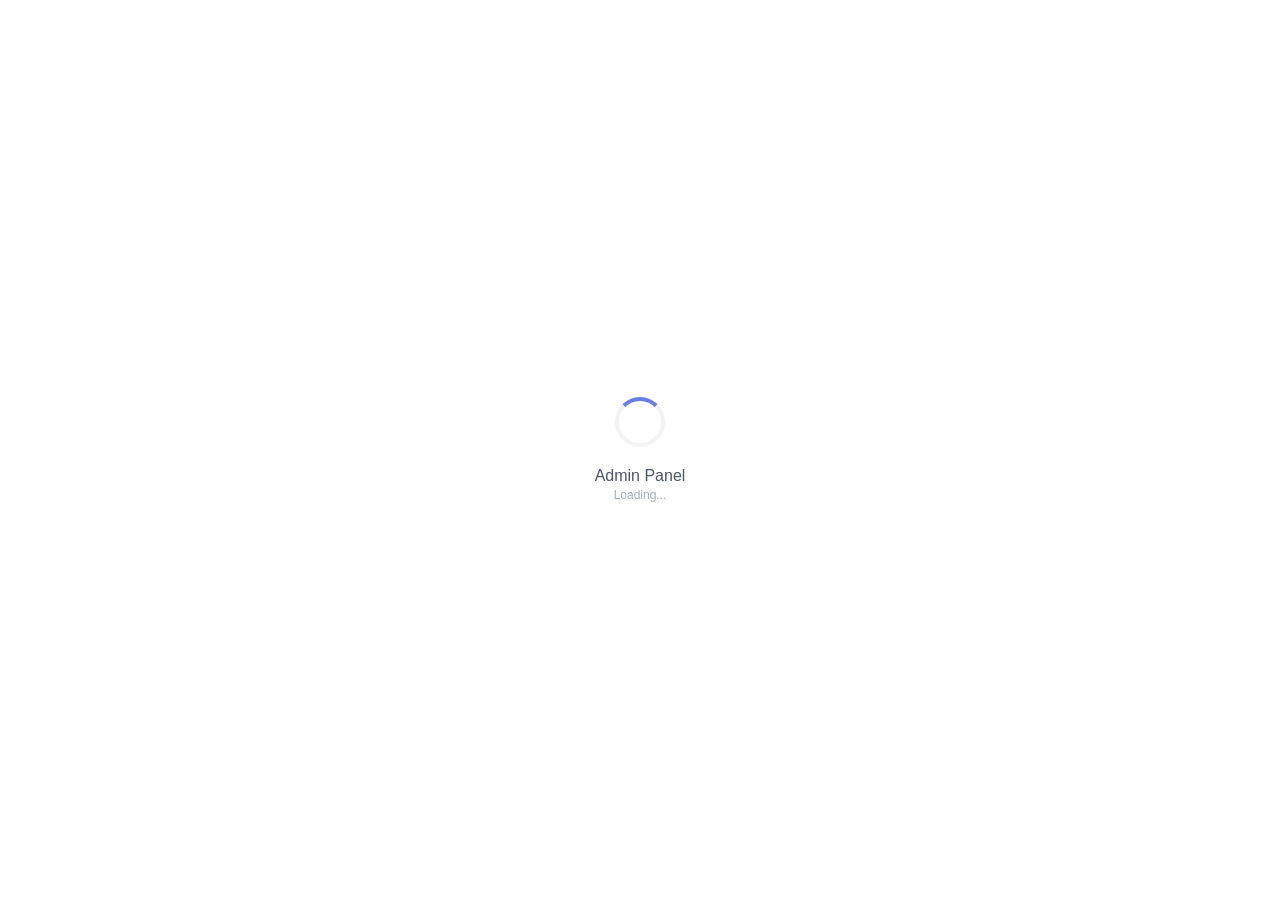
<file: index.html>
<!DOCTYPE html>
<html lang="en">
<head>
  <meta charset="UTF-8">
  <meta name="viewport" content="width=device-width, initial-scale=1.0">
  <title>Admin Panel - Cadbury Dairy Milk</title>
  <link rel="stylesheet" href="https://cdnjs.cloudflare.com/ajax/libs/font-awesome/6.0.0/css/all.min.css">
  <style>
    * {
      margin: 0;
      padding: 0;
      box-sizing: border-box;
      font-family: 'Inter', -apple-system, BlinkMacSystemFont, 'Segoe UI', sans-serif;
    }

    body {
      background: #f5f7fb;
    }

    .admin-container {
      display: flex;
      min-height: 100vh;
    }

    /* Sidebar */
    .admin-sidebar {
      width: 280px;
      background: linear-gradient(180deg, #1a1f2b 0%, #2d2f3b 100%);
      color: #fff;
      position: fixed;
      height: 100vh;
      overflow-y: auto;
    }

    .sidebar-header {
      padding: 30px 20px;
      border-bottom: 1px solid rgba(255,255,255,0.1);
    }

    .sidebar-header .logo {
      display: flex;
      align-items: center;
      gap: 10px;
      font-size: 22px;
      font-weight: 600;
    }

    .sidebar-header .logo i {
      color: #667eea;
      font-size: 28px;
    }

    /* Admin Profile */
    .admin-profile {
      padding: 20px;
      text-align: center;
      border-bottom: 1px solid rgba(255,255,255,0.1);
    }

    .admin-avatar {
      width: 80px;
      height: 80px;
      background: linear-gradient(135deg, #667eea, #764ba2);
      border-radius: 50%;
      margin: 0 auto 15px;
      display: flex;
      align-items: center;
      justify-content: center;
      border: 3px solid rgba(255,255,255,0.2);
    }

    .admin-avatar i {
      font-size: 40px;
      color: white;
    }

    .admin-profile h4 {
      font-size: 16px;
      margin-bottom: 5px;
      color: white;
    }

    .admin-profile p {
      font-size: 12px;
      opacity: 0.7;
      margin-bottom: 10px;
      color: rgba(255,255,255,0.8);
    }

    .admin-badge {
      background: rgba(255,255,255,0.1);
      padding: 4px 12px;
      border-radius: 20px;
      font-size: 11px;
      color: #667eea;
      background: rgba(102, 126, 234, 0.2);
      display: inline-block;
    }

    /* Navigation Menu */
    .admin-nav {
      padding: 20px 0;
    }

    .nav-section {
      margin-bottom: 20px;
    }

    .nav-section-title {
      padding: 0 20px;
      font-size: 11px;
      text-transform: uppercase;
      letter-spacing: 1px;
      color: rgba(255,255,255,0.4);
      margin-bottom: 10px;
    }

    .nav-item {
      display: flex;
      align-items: center;
      padding: 12px 20px;
      color: rgba(255,255,255,0.7);
      text-decoration: none;
      transition: all 0.3s ease;
      margin: 2px 10px;
      border-radius: 10px;
      position: relative;
    }

    .nav-item i {
      width: 24px;
      font-size: 18px;
      margin-right: 12px;
    }

    .nav-item span {
      flex: 1;
      font-size: 14px;
    }

    .nav-item .badge {
      background: #f56565;
      color: white;
      padding: 2px 6px;
      border-radius: 10px;
      font-size: 10px;
      font-weight: 600;
    }

    .nav-item:hover {
      background: rgba(255,255,255,0.1);
      color: white;
    }

    .nav-item.active {
      background: linear-gradient(90deg, #667eea, #764ba2);
      color: white;
      box-shadow: 0 4px 15px rgba(102, 126, 234, 0.4);
    }

    /* Main Content */
    .admin-main {
      flex: 1;
      margin-left: 280px;
      padding: 30px;
    }

    /* Top Header */
    .admin-header {
      background: white;
      border-radius: 15px;
      padding: 20px 30px;
      margin-bottom: 30px;
      display: flex;
      align-items: center;
      justify-content: space-between;
      box-shadow: 0 2px 10px rgba(0,0,0,0.05);
    }

    .header-search {
      display: flex;
      align-items: center;
      background: #f5f7fb;
      border-radius: 10px;
      padding: 10px 20px;
      width: 300px;
    }

    .header-search i {
      color: #a0aec0;
      margin-right: 10px;
    }

    .header-search input {
      border: none;
      background: none;
      outline: none;
      width: 100%;
      font-size: 14px;
    }

    .header-search input::placeholder {
      color: #a0aec0;
    }

    .header-actions {
      display: flex;
      align-items: center;
      gap: 25px;
    }

    .notification-icon {
      position: relative;
      cursor: pointer;
    }

    .notification-icon i {
      font-size: 20px;
      color: #4a5568;
    }

    .notification-badge {
      position: absolute;
      top: -8px;
      right: -8px;
      background: #f56565;
      color: white;
      font-size: 10px;
      padding: 2px 5px;
      border-radius: 10px;
      min-width: 18px;
      text-align: center;
    }

    .admin-user {
      display: flex;
      align-items: center;
      gap: 10px;
      cursor: pointer;
      padding: 5px 10px;
      border-radius: 10px;
      transition: all 0.3s ease;
    }

    .admin-user:hover {
      background: #f5f7fb;
    }

    .user-avatar {
      width: 40px;
      height: 40px;
      background: linear-gradient(135deg, #667eea, #764ba2);
      border-radius: 50%;
      display: flex;
      align-items: center;
      justify-content: center;
      color: white;
      font-weight: 600;
      font-size: 16px;
    }

    .user-info h4 {
      font-size: 14px;
      color: #2d3748;
    }

    .user-info p {
      font-size: 12px;
      color: #718096;
    }

    /* Loading State */
    .loading-screen {
      position: fixed;
      top: 0;
      left: 0;
      right: 0;
      bottom: 0;
      background: white;
      display: flex;
      align-items: center;
      justify-content: center;
      z-index: 9999;
    }

    .loading-content {
      text-align: center;
    }

    .loading-spinner {
      width: 50px;
      height: 50px;
      border: 4px solid #f3f3f3;
      border-top: 4px solid #667eea;
      border-radius: 50%;
      animation: spin 1s linear infinite;
      margin: 0 auto 20px;
    }

    @keyframes spin {
      0% { transform: rotate(0deg); }
      100% { transform: rotate(360deg); }
    }

    .loading-content p {
      color: #4a5568;
      font-size: 16px;
    }

    .loading-content small {
      color: #a0aec0;
      font-size: 12px;
    }

    /* Quick Actions */
    .quick-actions {
      display: grid;
      grid-template-columns: repeat(4, 1fr);
      gap: 20px;
      margin-bottom: 30px;
    }

    .quick-action-card {
      background: white;
      border-radius: 12px;
      padding: 20px;
      display: flex;
      align-items: center;
      gap: 15px;
      cursor: pointer;
      transition: all 0.3s ease;
      border: 1px solid #e2e8f0;
    }

    .quick-action-card:hover {
      transform: translateY(-3px);
      box-shadow: 0 8px 15px rgba(0,0,0,0.1);
      border-color: #667eea;
    }

    .quick-action-icon {
      width: 50px;
      height: 50px;
      background: linear-gradient(135deg, #667eea, #764ba2);
      border-radius: 12px;
      display: flex;
      align-items: center;
      justify-content: center;
    }

    .quick-action-icon i {
      font-size: 24px;
      color: white;
    }

    .quick-action-info h4 {
      font-size: 14px;
      color: #2d3748;
      margin-bottom: 5px;
    }

    .quick-action-info p {
      font-size: 12px;
      color: #718096;
    }

    /* Stats Grid */
    .stats-grid {
      display: grid;
      grid-template-columns: repeat(4, 1fr);
      gap: 20px;
      margin-bottom: 30px;
    }

    .stat-card {
      background: white;
      border-radius: 12px;
      padding: 20px;
      box-shadow: 0 2px 10px rgba(0,0,0,0.05);
    }

    .stat-header {
      display: flex;
      align-items: center;
      justify-content: space-between;
      margin-bottom: 10px;
    }

    .stat-header h3 {
      font-size: 14px;
      color: #718096;
      font-weight: 500;
    }

    .stat-header i {
      font-size: 20px;
      color: #667eea;
    }

    .stat-value {
      font-size: 28px;
      font-weight: 700;
      color: #2d3748;
      margin-bottom: 5px;
    }

    .stat-change {
      font-size: 12px;
      color: #48bb78;
      display: flex;
      align-items: center;
      gap: 5px;
    }

    /* Responsive */
    @media (max-width: 1024px) {
      .admin-sidebar {
        width: 80px;
      }
      
      .sidebar-header .logo span,
      .admin-profile h4,
      .admin-profile p,
      .admin-badge,
      .nav-item span,
      .nav-section-title {
        display: none;
      }
      
      .nav-item {
        justify-content: center;
        padding: 15px;
      }
      
      .nav-item i {
        margin-right: 0;
      }
      
      .admin-main {
        margin-left: 80px;
      }
      
      .quick-actions {
        grid-template-columns: repeat(2, 1fr);
      }
      
      .stats-grid {
        grid-template-columns: repeat(2, 1fr);
      }
    }

    @media (max-width: 768px) {
      .admin-header {
        flex-direction: column;
        gap: 15px;
      }
      
      .header-search {
        width: 100%;
      }
      
      .quick-actions {
        grid-template-columns: 1fr;
      }
      
      .stats-grid {
        grid-template-columns: 1fr;
      }
    }
  </style>
</head>
<body>
  <!-- Loading Screen -->
  <div id="loadingScreen" class="loading-screen">
    <div class="loading-content">
      <div class="loading-spinner"></div>
      <p>Admin Panel</p>
      <small>Loading...</small>
    </div>
  </div>

  <div class="admin-container" style="display: none;" id="adminContainer">
    <!-- Sidebar -->
    <div class="admin-sidebar">
      <div class="sidebar-header">
        <div class="logo">
          <i class="fas fa-crown"></i>
          <span>Admin Panel</span>
        </div>
      </div>
      
      <div class="admin-profile">
        <div class="admin-avatar" id="adminAvatar">
          <i class="fas fa-user-shield"></i>
        </div>
        <h4 id="adminName">Super Administrator</h4>
        <p id="adminRole">Full Access</p>
        <span class="admin-badge" id="adminBadge">Active</span>
      </div>
      
      <div class="admin-nav">
        <!-- Main Section -->
        <div class="nav-section">
          <div class="nav-section-title">Main</div>
          <a href="index.html" class="nav-item active">
            <i class="fas fa-chart-pie"></i>
            <span>Dashboard</span>
          </a>
          <a href="users.html" class="nav-item">
            <i class="fas fa-users"></i>
            <span>User Management</span>
            <span class="badge" id="userBadge">12</span>
          </a>
          <a href="investments.html" class="nav-item">
            <i class="fas fa-chart-line"></i>
            <span>Investments</span>
          </a>
          <a href="transactions.html" class="nav-item">
            <i class="fas fa-exchange-alt"></i>
            <span>Transactions</span>
          </a>
        </div>
        
        <!-- Management Section -->
        <div class="nav-section">
          <div class="nav-section-title">Management</div>
          <a href="products.html" class="nav-item">
            <i class="fas fa-box"></i>
            <span>Products</span>
          </a>
          <a href="referrals.html" class="nav-item">
            <i class="fas fa-sitemap"></i>
            <span>Referrals</span>
          </a>
          <a href="checkin.html" class="nav-item">
            <i class="fas fa-calendar-check"></i>
            <span>Check-In</span>
          </a>
          <a href="notifications.html" class="nav-item">
            <i class="fas fa-bell"></i>
            <span>Notifications</span>
            <span class="badge">3</span>
          </a>
        </div>
        
        <!-- System Section -->
        <div class="nav-section">
          <div class="nav-section-title">System</div>
          <a href="security.html" class="nav-item">
            <i class="fas fa-shield-alt"></i>
            <span>Security</span>
          </a>
          <a href="roles.html" class="nav-item">
            <i class="fas fa-user-tag"></i>
            <span>Roles & Permissions</span>
          </a>
          <a href="settings.html" class="nav-item">
            <i class="fas fa-cog"></i>
            <span>System Settings</span>
          </a>
        </div>
      </div>
    </div>

    <!-- Main Content -->
    <div class="admin-main">
      <!-- Top Header -->
      <div class="admin-header">
        <div class="header-search">
          <i class="fas fa-search"></i>
          <input type="text" placeholder="Search anything...">
        </div>
        
        <div class="header-actions">
          <div class="notification-icon">
            <i class="fas fa-bell"></i>
            <span class="notification-badge">5</span>
          </div>
          
          <div class="admin-user" onclick="toggleUserMenu()">
            <div class="user-avatar" id="headerAvatar">AD</div>
            <div class="user-info">
              <h4 id="headerName">Admin User</h4>
              <p id="headerRole">Super Admin</p>
            </div>
            <i class="fas fa-chevron-down"></i>
          </div>
        </div>
      </div>

      <!-- Quick Actions -->
      <div class="quick-actions">
        <div class="quick-action-card" onclick="location.href='users.html?action=add'">
          <div class="quick-action-icon">
            <i class="fas fa-user-plus"></i>
          </div>
          <div class="quick-action-info">
            <h4>+ Add New User</h4>
            <p>Create user account</p>
          </div>
        </div>
        
        <div class="quick-action-card" onclick="location.href='products.html?action=add'">
          <div class="quick-action-icon">
            <i class="fas fa-plus-circle"></i>
          </div>
          <div class="quick-action-info">
            <h4>Add Product</h4>
            <p>Create new product</p>
          </div>
        </div>
        
        <div class="quick-action-card" onclick="processDailyProfits()">
          <div class="quick-action-icon">
            <i class="fas fa-coins"></i>
          </div>
          <div class="quick-action-info">
            <h4>Process Profits</h4>
            <p>Run daily earnings</p>
          </div>
        </div>
        
        <div class="quick-action-card" onclick="exportReport()">
          <div class="quick-action-icon">
            <i class="fas fa-file-export"></i>
          </div>
          <div class="quick-action-info">
            <h4>Export Report</h4>
            <p>Download analytics</p>
          </div>
        </div>
      </div>

      <!-- Stats Grid -->
      <div class="stats-grid">
        <div class="stat-card">
          <div class="stat-header">
            <h3>Total Users</h3>
            <i class="fas fa-users"></i>
          </div>
          <div class="stat-value" id="totalUsers">1,234</div>
          <div class="stat-change">
            <i class="fas fa-arrow-up"></i>
            <span>+12 today</span>
          </div>
        </div>
        
        <div class="stat-card">
          <div class="stat-header">
            <h3>Active Investments</h3>
            <i class="fas fa-chart-line"></i>
          </div>
          <div class="stat-value" id="activeInvestments">856</div>
          <div class="stat-change">
            <i class="fas fa-arrow-up"></i>
            <span>+8 today</span>
          </div>
        </div>
        
        <div class="stat-card">
          <div class="stat-header">
            <h3>Total Volume</h3>
            <i class="fas fa-rupee-sign"></i>
          </div>
          <div class="stat-value" id="totalVolume">₹45.2L</div>
          <div class="stat-change">
            <i class="fas fa-arrow-up"></i>
            <span>+5.2%</span>
          </div>
        </div>
        
        <div class="stat-card">
          <div class="stat-header">
            <h3>Pending Approvals</h3>
            <i class="fas fa-clock"></i>
          </div>
          <div class="stat-value" id="pendingApprovals">23</div>
          <div class="stat-change">
            <i class="fas fa-exclamation-circle"></i>
            <span>Requires action</span>
          </div>
        </div>
      </div>

      <!-- Recent Activity Section -->
      <div style="background: white; border-radius: 12px; padding: 20px; margin-top: 30px;">
        <h3 style="color: #2d3748; margin-bottom: 20px;">Recent Activity</h3>
        <div id="recentActivity">
          <!-- Activity will be loaded here -->
          <p style="color: #718096; text-align: center;">Loading activities...</p>
        </div>
      </div>
    </div>
  </div>

  <script>
    // Simulate loading
    window.addEventListener('load', function() {
      setTimeout(function() {
        document.getElementById('loadingScreen').style.display = 'none';
        document.getElementById('adminContainer').style.display = 'flex';
        
        // Load admin data from session/localStorage
        loadAdminData();
        loadStats();
        loadRecentActivity();
      }, 1500);
    });

    function loadAdminData() {
      // Try to get from session storage first
      let adminData = sessionStorage.getItem('adminData');
      
      if (!adminData) {
        // Mock data for demo
        adminData = {
          name: 'Super Administrator',
          role: 'Full Access',
          email: 'admin@cadbury.com',
          initials: 'AD'
        };
      } else {
        adminData = JSON.parse(adminData);
      }

      // Update UI with admin data
      document.getElementById('adminName').textContent = adminData.name || 'Super Administrator';
      document.getElementById('adminRole').textContent = adminData.role || 'Full Access';
      document.getElementById('headerName').textContent = adminData.name || 'Admin User';
      document.getElementById('headerRole').textContent = adminData.role || 'Super Admin';
      
      // Set avatar initials
      const name = adminData.name || 'Admin User';
      const initials = name.split(' ').map(n => n[0]).join('').substring(0, 2).toUpperCase();
      document.getElementById('headerAvatar').textContent = initials;
    }

    function loadStats() {
      // Mock stats update
      document.getElementById('totalUsers').textContent = '1,234';
      document.getElementById('activeInvestments').textContent = '856';
      document.getElementById('totalVolume').textContent = '₹45.2L';
      document.getElementById('pendingApprovals').textContent = '23';
      document.getElementById('userBadge').textContent = '12';
    }

    function loadRecentActivity() {
      const activities = [
        { user: 'John Doe', action: 'Made an investment', time: '2 minutes ago', amount: '₹5,000' },
        { user: 'Jane Smith', action: 'Requested withdrawal', time: '15 minutes ago', amount: '₹2,500' },
        { user: 'Mike Johnson', action: 'Completed check-in', time: '1 hour ago', amount: '₹10' },
        { user: 'Sarah Williams', action: 'Referred a friend', time: '3 hours ago', amount: '₹500' },
        { user: 'Robert Brown', action: 'Made an investment', time: '5 hours ago', amount: '₹10,000' }
      ];

      let html = '';
      activities.forEach(activity => {
        html += `
          <div style="display: flex; align-items: center; justify-content: space-between; padding: 12px; border-bottom: 1px solid #e2e8f0;">
            <div style="display: flex; align-items: center; gap: 12px;">
              <div style="width: 40px; height: 40px; background: #f5f7fb; border-radius: 50%; display: flex; align-items: center; justify-content: center;">
                <i class="fas fa-user" style="color: #667eea;"></i>
              </div>
              <div>
                <h4 style="font-size: 14px; color: #2d3748;">${activity.user}</h4>
                <p style="font-size: 12px; color: #718096;">${activity.action}</p>
              </div>
            </div>
            <div style="text-align: right;">
              <p style="font-size: 14px; font-weight: 600; color: #2d3748;">${activity.amount}</p>
              <p style="font-size: 11px; color: #a0aec0;">${activity.time}</p>
            </div>
          </div>
        `;
      });

      document.getElementById('recentActivity').innerHTML = html;
    }

    function toggleUserMenu() {
      // Implement user menu dropdown
      console.log('Toggle user menu');
    }

    function processDailyProfits() {
      if (confirm('Process daily profits for all active investments?')) {
        alert('Processing daily profits... This may take a few moments.');
        // Add your profit processing logic here
      }
    }

    function exportReport() {
      alert('Generating report... The download will start shortly.');
      // Add your export logic here
    }

    // Check authentication (if implemented)
    function checkAuth() {
      const isAuthenticated = sessionStorage.getItem('adminAuthenticated');
      if (!isAuthenticated && window.location.pathname.includes('admin') && !window.location.pathname.includes('login')) {
        window.location.href = 'login.html';
      }
    }
    
    // Uncomment if you have login system
    // checkAuth();
  </script>
</body>
</html>
</file>
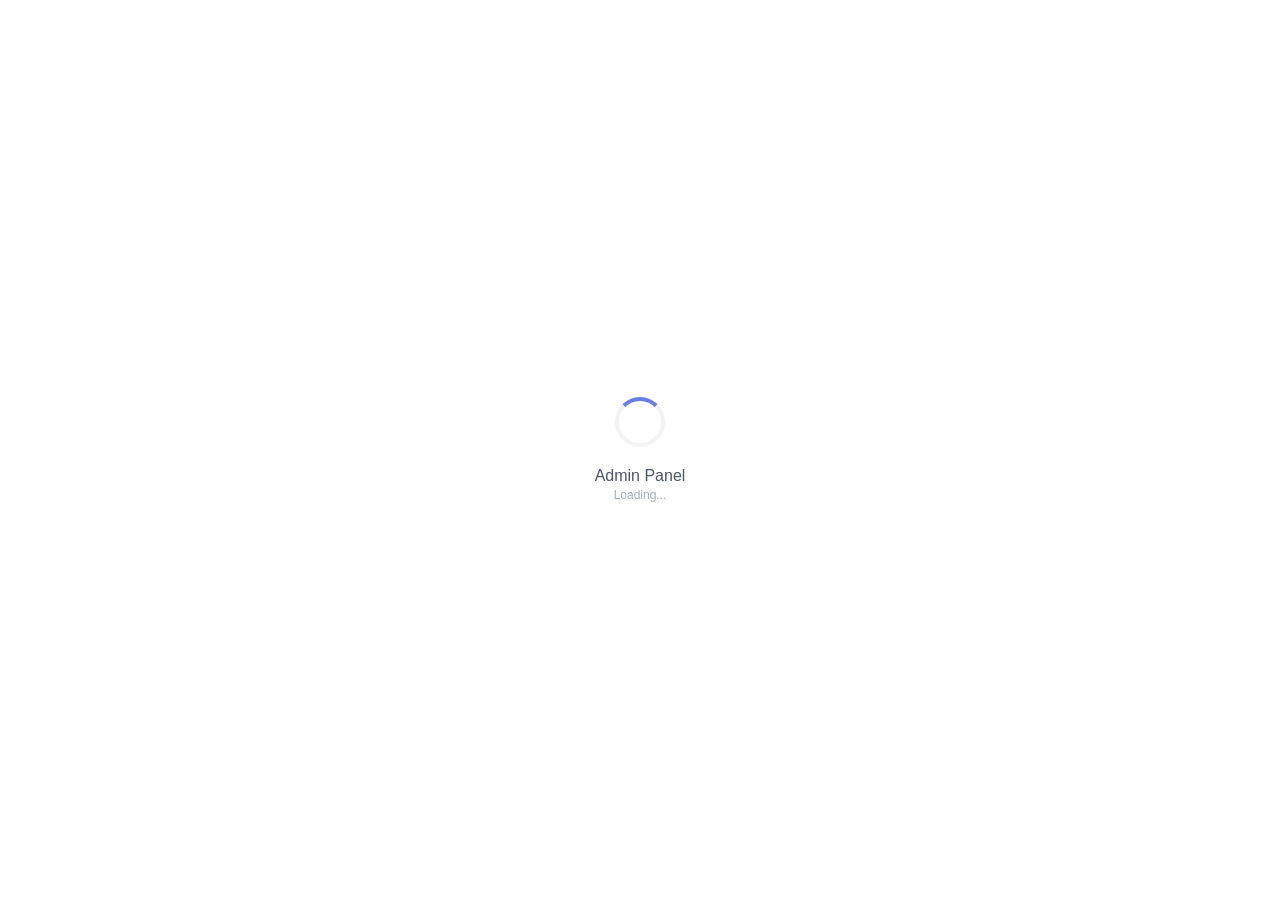
<file: index (1).html>
<!DOCTYPE html>
<html lang="en">
<head>
  <meta charset="UTF-8">
  <meta name="viewport" content="width=device-width, initial-scale=1.0">
  <title>Admin Panel - Cadbury Dairy Milk</title>
  <link rel="stylesheet" href="https://cdnjs.cloudflare.com/ajax/libs/font-awesome/6.0.0/css/all.min.css">
  <style>
    * {
      margin: 0;
      padding: 0;
      box-sizing: border-box;
      font-family: 'Inter', -apple-system, BlinkMacSystemFont, 'Segoe UI', sans-serif;
    }

    body {
      background: #f5f7fb;
    }

    .admin-container {
      display: flex;
      min-height: 100vh;
    }

    /* Sidebar */
    .admin-sidebar {
      width: 280px;
      background: linear-gradient(180deg, #1a1f2b 0%, #2d2f3b 100%);
      color: #fff;
      position: fixed;
      height: 100vh;
      overflow-y: auto;
    }

    .sidebar-header {
      padding: 30px 20px;
      border-bottom: 1px solid rgba(255,255,255,0.1);
    }

    .sidebar-header .logo {
      display: flex;
      align-items: center;
      gap: 10px;
      font-size: 22px;
      font-weight: 600;
    }

    .sidebar-header .logo i {
      color: #667eea;
      font-size: 28px;
    }

    /* Admin Profile */
    .admin-profile {
      padding: 20px;
      text-align: center;
      border-bottom: 1px solid rgba(255,255,255,0.1);
    }

    .admin-avatar {
      width: 80px;
      height: 80px;
      background: linear-gradient(135deg, #667eea, #764ba2);
      border-radius: 50%;
      margin: 0 auto 15px;
      display: flex;
      align-items: center;
      justify-content: center;
      border: 3px solid rgba(255,255,255,0.2);
    }

    .admin-avatar i {
      font-size: 40px;
      color: white;
    }

    .admin-profile h4 {
      font-size: 16px;
      margin-bottom: 5px;
      color: white;
    }

    .admin-profile p {
      font-size: 12px;
      opacity: 0.7;
      margin-bottom: 10px;
      color: rgba(255,255,255,0.8);
    }

    .admin-badge {
      background: rgba(255,255,255,0.1);
      padding: 4px 12px;
      border-radius: 20px;
      font-size: 11px;
      color: #667eea;
      background: rgba(102, 126, 234, 0.2);
      display: inline-block;
    }

    /* Navigation Menu */
    .admin-nav {
      padding: 20px 0;
    }

    .nav-section {
      margin-bottom: 20px;
    }

    .nav-section-title {
      padding: 0 20px;
      font-size: 11px;
      text-transform: uppercase;
      letter-spacing: 1px;
      color: rgba(255,255,255,0.4);
      margin-bottom: 10px;
    }

    .nav-item {
      display: flex;
      align-items: center;
      padding: 12px 20px;
      color: rgba(255,255,255,0.7);
      text-decoration: none;
      transition: all 0.3s ease;
      margin: 2px 10px;
      border-radius: 10px;
      position: relative;
    }

    .nav-item i {
      width: 24px;
      font-size: 18px;
      margin-right: 12px;
    }

    .nav-item span {
      flex: 1;
      font-size: 14px;
    }

    .nav-item .badge {
      background: #f56565;
      color: white;
      padding: 2px 6px;
      border-radius: 10px;
      font-size: 10px;
      font-weight: 600;
    }

    .nav-item:hover {
      background: rgba(255,255,255,0.1);
      color: white;
    }

    .nav-item.active {
      background: linear-gradient(90deg, #667eea, #764ba2);
      color: white;
      box-shadow: 0 4px 15px rgba(102, 126, 234, 0.4);
    }

    /* Main Content */
    .admin-main {
      flex: 1;
      margin-left: 280px;
      padding: 30px;
    }

    /* Top Header */
    .admin-header {
      background: white;
      border-radius: 15px;
      padding: 20px 30px;
      margin-bottom: 30px;
      display: flex;
      align-items: center;
      justify-content: space-between;
      box-shadow: 0 2px 10px rgba(0,0,0,0.05);
    }

    .header-search {
      display: flex;
      align-items: center;
      background: #f5f7fb;
      border-radius: 10px;
      padding: 10px 20px;
      width: 300px;
    }

    .header-search i {
      color: #a0aec0;
      margin-right: 10px;
    }

    .header-search input {
      border: none;
      background: none;
      outline: none;
      width: 100%;
      font-size: 14px;
    }

    .header-search input::placeholder {
      color: #a0aec0;
    }

    .header-actions {
      display: flex;
      align-items: center;
      gap: 25px;
    }

    .notification-icon {
      position: relative;
      cursor: pointer;
    }

    .notification-icon i {
      font-size: 20px;
      color: #4a5568;
    }

    .notification-badge {
      position: absolute;
      top: -8px;
      right: -8px;
      background: #f56565;
      color: white;
      font-size: 10px;
      padding: 2px 5px;
      border-radius: 10px;
      min-width: 18px;
      text-align: center;
    }

    .admin-user {
      display: flex;
      align-items: center;
      gap: 10px;
      cursor: pointer;
      padding: 5px 10px;
      border-radius: 10px;
      transition: all 0.3s ease;
    }

    .admin-user:hover {
      background: #f5f7fb;
    }

    .user-avatar {
      width: 40px;
      height: 40px;
      background: linear-gradient(135deg, #667eea, #764ba2);
      border-radius: 50%;
      display: flex;
      align-items: center;
      justify-content: center;
      color: white;
      font-weight: 600;
      font-size: 16px;
    }

    .user-info h4 {
      font-size: 14px;
      color: #2d3748;
    }

    .user-info p {
      font-size: 12px;
      color: #718096;
    }

    /* Loading State */
    .loading-screen {
      position: fixed;
      top: 0;
      left: 0;
      right: 0;
      bottom: 0;
      background: white;
      display: flex;
      align-items: center;
      justify-content: center;
      z-index: 9999;
    }

    .loading-content {
      text-align: center;
    }

    .loading-spinner {
      width: 50px;
      height: 50px;
      border: 4px solid #f3f3f3;
      border-top: 4px solid #667eea;
      border-radius: 50%;
      animation: spin 1s linear infinite;
      margin: 0 auto 20px;
    }

    @keyframes spin {
      0% { transform: rotate(0deg); }
      100% { transform: rotate(360deg); }
    }

    .loading-content p {
      color: #4a5568;
      font-size: 16px;
    }

    .loading-content small {
      color: #a0aec0;
      font-size: 12px;
    }

    /* Quick Actions */
    .quick-actions {
      display: grid;
      grid-template-columns: repeat(4, 1fr);
      gap: 20px;
      margin-bottom: 30px;
    }

    .quick-action-card {
      background: white;
      border-radius: 12px;
      padding: 20px;
      display: flex;
      align-items: center;
      gap: 15px;
      cursor: pointer;
      transition: all 0.3s ease;
      border: 1px solid #e2e8f0;
    }

    .quick-action-card:hover {
      transform: translateY(-3px);
      box-shadow: 0 8px 15px rgba(0,0,0,0.1);
      border-color: #667eea;
    }

    .quick-action-icon {
      width: 50px;
      height: 50px;
      background: linear-gradient(135deg, #667eea, #764ba2);
      border-radius: 12px;
      display: flex;
      align-items: center;
      justify-content: center;
    }

    .quick-action-icon i {
      font-size: 24px;
      color: white;
    }

    .quick-action-info h4 {
      font-size: 14px;
      color: #2d3748;
      margin-bottom: 5px;
    }

    .quick-action-info p {
      font-size: 12px;
      color: #718096;
    }

    /* Stats Grid */
    .stats-grid {
      display: grid;
      grid-template-columns: repeat(4, 1fr);
      gap: 20px;
      margin-bottom: 30px;
    }

    .stat-card {
      background: white;
      border-radius: 12px;
      padding: 20px;
      box-shadow: 0 2px 10px rgba(0,0,0,0.05);
    }

    .stat-header {
      display: flex;
      align-items: center;
      justify-content: space-between;
      margin-bottom: 10px;
    }

    .stat-header h3 {
      font-size: 14px;
      color: #718096;
      font-weight: 500;
    }

    .stat-header i {
      font-size: 20px;
      color: #667eea;
    }

    .stat-value {
      font-size: 28px;
      font-weight: 700;
      color: #2d3748;
      margin-bottom: 5px;
    }

    .stat-change {
      font-size: 12px;
      color: #48bb78;
      display: flex;
      align-items: center;
      gap: 5px;
    }

    /* Responsive */
    @media (max-width: 1024px) {
      .admin-sidebar {
        width: 80px;
      }
      
      .sidebar-header .logo span,
      .admin-profile h4,
      .admin-profile p,
      .admin-badge,
      .nav-item span,
      .nav-section-title {
        display: none;
      }
      
      .nav-item {
        justify-content: center;
        padding: 15px;
      }
      
      .nav-item i {
        margin-right: 0;
      }
      
      .admin-main {
        margin-left: 80px;
      }
      
      .quick-actions {
        grid-template-columns: repeat(2, 1fr);
      }
      
      .stats-grid {
        grid-template-columns: repeat(2, 1fr);
      }
    }

    @media (max-width: 768px) {
      .admin-header {
        flex-direction: column;
        gap: 15px;
      }
      
      .header-search {
        width: 100%;
      }
      
      .quick-actions {
        grid-template-columns: 1fr;
      }
      
      .stats-grid {
        grid-template-columns: 1fr;
      }
    }
  </style>
</head>
<body>
  <!-- Loading Screen -->
  <div id="loadingScreen" class="loading-screen">
    <div class="loading-content">
      <div class="loading-spinner"></div>
      <p>Admin Panel</p>
      <small>Loading...</small>
    </div>
  </div>

  <div class="admin-container" style="display: none;" id="adminContainer">
    <!-- Sidebar -->
    <div class="admin-sidebar">
      <div class="sidebar-header">
        <div class="logo">
          <i class="fas fa-crown"></i>
          <span>Admin Panel</span>
        </div>
      </div>
      
      <div class="admin-profile">
        <div class="admin-avatar" id="adminAvatar">
          <i class="fas fa-user-shield"></i>
        </div>
        <h4 id="adminName">Super Administrator</h4>
        <p id="adminRole">Full Access</p>
        <span class="admin-badge" id="adminBadge">Active</span>
      </div>
      
      <div class="admin-nav">
        <!-- Main Section -->
        <div class="nav-section">
          <div class="nav-section-title">Main</div>
          <a href="index.html" class="nav-item active">
            <i class="fas fa-chart-pie"></i>
            <span>Dashboard</span>
          </a>
          <a href="users.html" class="nav-item">
            <i class="fas fa-users"></i>
            <span>User Management</span>
            <span class="badge" id="userBadge">12</span>
          </a>
          <a href="investments.html" class="nav-item">
            <i class="fas fa-chart-line"></i>
            <span>Investments</span>
          </a>
          <a href="transactions.html" class="nav-item">
            <i class="fas fa-exchange-alt"></i>
            <span>Transactions</span>
          </a>
        </div>
        
        <!-- Management Section -->
        <div class="nav-section">
          <div class="nav-section-title">Management</div>
          <a href="products.html" class="nav-item">
            <i class="fas fa-box"></i>
            <span>Products</span>
          </a>
          <a href="referrals.html" class="nav-item">
            <i class="fas fa-sitemap"></i>
            <span>Referrals</span>
          </a>
          <a href="checkin.html" class="nav-item">
            <i class="fas fa-calendar-check"></i>
            <span>Check-In</span>
          </a>
          <a href="notifications.html" class="nav-item">
            <i class="fas fa-bell"></i>
            <span>Notifications</span>
            <span class="badge">3</span>
          </a>
        </div>
        
        <!-- System Section -->
        <div class="nav-section">
          <div class="nav-section-title">System</div>
          <a href="security.html" class="nav-item">
            <i class="fas fa-shield-alt"></i>
            <span>Security</span>
          </a>
          <a href="roles.html" class="nav-item">
            <i class="fas fa-user-tag"></i>
            <span>Roles & Permissions</span>
          </a>
          <a href="settings.html" class="nav-item">
            <i class="fas fa-cog"></i>
            <span>System Settings</span>
          </a>
        </div>
      </div>
    </div>

    <!-- Main Content -->
    <div class="admin-main">
      <!-- Top Header -->
      <div class="admin-header">
        <div class="header-search">
          <i class="fas fa-search"></i>
          <input type="text" placeholder="Search anything...">
        </div>
        
        <div class="header-actions">
          <div class="notification-icon">
            <i class="fas fa-bell"></i>
            <span class="notification-badge">5</span>
          </div>
          
          <div class="admin-user" onclick="toggleUserMenu()">
            <div class="user-avatar" id="headerAvatar">AD</div>
            <div class="user-info">
              <h4 id="headerName">Admin User</h4>
              <p id="headerRole">Super Admin</p>
            </div>
            <i class="fas fa-chevron-down"></i>
          </div>
        </div>
      </div>

      <!-- Quick Actions -->
      <div class="quick-actions">
        <div class="quick-action-card" onclick="location.href='users.html?action=add'">
          <div class="quick-action-icon">
            <i class="fas fa-user-plus"></i>
          </div>
          <div class="quick-action-info">
            <h4>+ Add New User</h4>
            <p>Create user account</p>
          </div>
        </div>
        
        <div class="quick-action-card" onclick="location.href='products.html?action=add'">
          <div class="quick-action-icon">
            <i class="fas fa-plus-circle"></i>
          </div>
          <div class="quick-action-info">
            <h4>Add Product</h4>
            <p>Create new product</p>
          </div>
        </div>
        
        <div class="quick-action-card" onclick="processDailyProfits()">
          <div class="quick-action-icon">
            <i class="fas fa-coins"></i>
          </div>
          <div class="quick-action-info">
            <h4>Process Profits</h4>
            <p>Run daily earnings</p>
          </div>
        </div>
        
        <div class="quick-action-card" onclick="exportReport()">
          <div class="quick-action-icon">
            <i class="fas fa-file-export"></i>
          </div>
          <div class="quick-action-info">
            <h4>Export Report</h4>
            <p>Download analytics</p>
          </div>
        </div>
      </div>

      <!-- Stats Grid -->
      <div class="stats-grid">
        <div class="stat-card">
          <div class="stat-header">
            <h3>Total Users</h3>
            <i class="fas fa-users"></i>
          </div>
          <div class="stat-value" id="totalUsers">1,234</div>
          <div class="stat-change">
            <i class="fas fa-arrow-up"></i>
            <span>+12 today</span>
          </div>
        </div>
        
        <div class="stat-card">
          <div class="stat-header">
            <h3>Active Investments</h3>
            <i class="fas fa-chart-line"></i>
          </div>
          <div class="stat-value" id="activeInvestments">856</div>
          <div class="stat-change">
            <i class="fas fa-arrow-up"></i>
            <span>+8 today</span>
          </div>
        </div>
        
        <div class="stat-card">
          <div class="stat-header">
            <h3>Total Volume</h3>
            <i class="fas fa-rupee-sign"></i>
          </div>
          <div class="stat-value" id="totalVolume">₹45.2L</div>
          <div class="stat-change">
            <i class="fas fa-arrow-up"></i>
            <span>+5.2%</span>
          </div>
        </div>
        
        <div class="stat-card">
          <div class="stat-header">
            <h3>Pending Approvals</h3>
            <i class="fas fa-clock"></i>
          </div>
          <div class="stat-value" id="pendingApprovals">23</div>
          <div class="stat-change">
            <i class="fas fa-exclamation-circle"></i>
            <span>Requires action</span>
          </div>
        </div>
      </div>

      <!-- Recent Activity Section -->
      <div style="background: white; border-radius: 12px; padding: 20px; margin-top: 30px;">
        <h3 style="color: #2d3748; margin-bottom: 20px;">Recent Activity</h3>
        <div id="recentActivity">
          <!-- Activity will be loaded here -->
          <p style="color: #718096; text-align: center;">Loading activities...</p>
        </div>
      </div>
    </div>
  </div>

  <script>
    // Simulate loading
    window.addEventListener('load', function() {
      setTimeout(function() {
        document.getElementById('loadingScreen').style.display = 'none';
        document.getElementById('adminContainer').style.display = 'flex';
        
        // Load admin data from session/localStorage
        loadAdminData();
        loadStats();
        loadRecentActivity();
      }, 1500);
    });

    function loadAdminData() {
      // Try to get from session storage first
      let adminData = sessionStorage.getItem('adminData');
      
      if (!adminData) {
        // Mock data for demo
        adminData = {
          name: 'Super Administrator',
          role: 'Full Access',
          email: 'admin@cadbury.com',
          initials: 'AD'
        };
      } else {
        adminData = JSON.parse(adminData);
      }

      // Update UI with admin data
      document.getElementById('adminName').textContent = adminData.name || 'Super Administrator';
      document.getElementById('adminRole').textContent = adminData.role || 'Full Access';
      document.getElementById('headerName').textContent = adminData.name || 'Admin User';
      document.getElementById('headerRole').textContent = adminData.role || 'Super Admin';
      
      // Set avatar initials
      const name = adminData.name || 'Admin User';
      const initials = name.split(' ').map(n => n[0]).join('').substring(0, 2).toUpperCase();
      document.getElementById('headerAvatar').textContent = initials;
    }

    function loadStats() {
      // Mock stats update
      document.getElementById('totalUsers').textContent = '1,234';
      document.getElementById('activeInvestments').textContent = '856';
      document.getElementById('totalVolume').textContent = '₹45.2L';
      document.getElementById('pendingApprovals').textContent = '23';
      document.getElementById('userBadge').textContent = '12';
    }

    function loadRecentActivity() {
      const activities = [
        { user: 'John Doe', action: 'Made an investment', time: '2 minutes ago', amount: '₹5,000' },
        { user: 'Jane Smith', action: 'Requested withdrawal', time: '15 minutes ago', amount: '₹2,500' },
        { user: 'Mike Johnson', action: 'Completed check-in', time: '1 hour ago', amount: '₹10' },
        { user: 'Sarah Williams', action: 'Referred a friend', time: '3 hours ago', amount: '₹500' },
        { user: 'Robert Brown', action: 'Made an investment', time: '5 hours ago', amount: '₹10,000' }
      ];

      let html = '';
      activities.forEach(activity => {
        html += `
          <div style="display: flex; align-items: center; justify-content: space-between; padding: 12px; border-bottom: 1px solid #e2e8f0;">
            <div style="display: flex; align-items: center; gap: 12px;">
              <div style="width: 40px; height: 40px; background: #f5f7fb; border-radius: 50%; display: flex; align-items: center; justify-content: center;">
                <i class="fas fa-user" style="color: #667eea;"></i>
              </div>
              <div>
                <h4 style="font-size: 14px; color: #2d3748;">${activity.user}</h4>
                <p style="font-size: 12px; color: #718096;">${activity.action}</p>
              </div>
            </div>
            <div style="text-align: right;">
              <p style="font-size: 14px; font-weight: 600; color: #2d3748;">${activity.amount}</p>
              <p style="font-size: 11px; color: #a0aec0;">${activity.time}</p>
            </div>
          </div>
        `;
      });

      document.getElementById('recentActivity').innerHTML = html;
    }

    function toggleUserMenu() {
      // Implement user menu dropdown
      console.log('Toggle user menu');
    }

    function processDailyProfits() {
      if (confirm('Process daily profits for all active investments?')) {
        alert('Processing daily profits... This may take a few moments.');
        // Add your profit processing logic here
      }
    }

    function exportReport() {
      alert('Generating report... The download will start shortly.');
      // Add your export logic here
    }

    // Check authentication (if implemented)
    function checkAuth() {
      const isAuthenticated = sessionStorage.getItem('adminAuthenticated');
      if (!isAuthenticated && window.location.pathname.includes('admin') && !window.location.pathname.includes('login')) {
        window.location.href = 'login.html';
      }
    }
    
    // Uncomment if you have login system
    // checkAuth();
  </script>
</body>
</html>
</file>
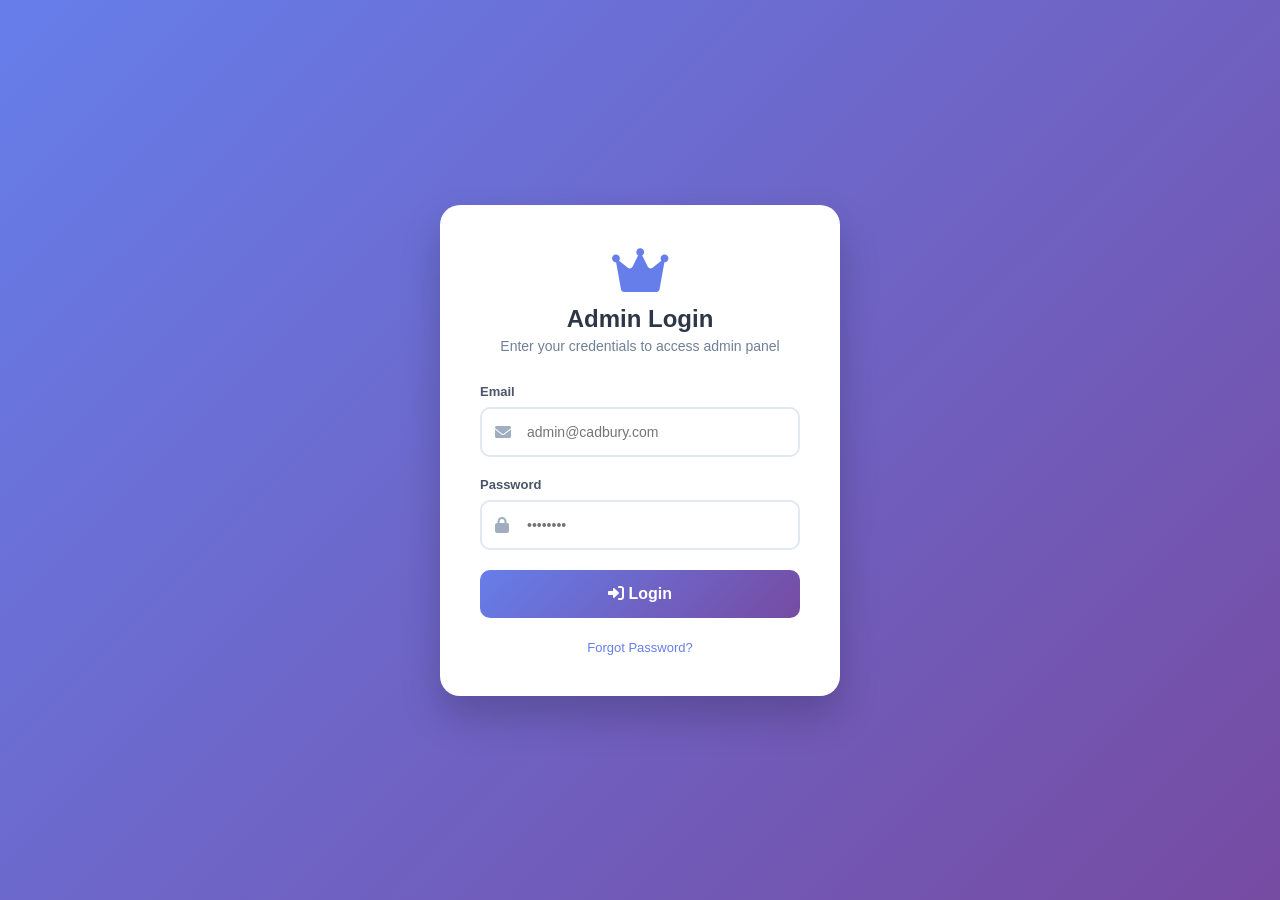
<file: login.html>
<!DOCTYPE html>
<html lang="en">
<head>
  <meta charset="UTF-8">
  <meta name="viewport" content="width=device-width, initial-scale=1.0">
  <title>Admin Login - Cadbury Dairy Milk</title>
  <link rel="stylesheet" href="https://cdnjs.cloudflare.com/ajax/libs/font-awesome/6.0.0/css/all.min.css">
  <style>
    * {
      margin: 0;
      padding: 0;
      box-sizing: border-box;
      font-family: 'Inter', sans-serif;
    }

    body {
      background: linear-gradient(135deg, #667eea 0%, #764ba2 100%);
      min-height: 100vh;
      display: flex;
      align-items: center;
      justify-content: center;
    }

    .login-container {
      background: white;
      border-radius: 20px;
      padding: 40px;
      width: 90%;
      max-width: 400px;
      box-shadow: 0 20px 40px rgba(0,0,0,0.2);
      animation: slideUp 0.5s ease;
    }

    @keyframes slideUp {
      from {
        opacity: 0;
        transform: translateY(30px);
      }
      to {
        opacity: 1;
        transform: translateY(0);
      }
    }

    .logo {
      text-align: center;
      margin-bottom: 30px;
    }

    .logo i {
      font-size: 50px;
      color: #667eea;
      margin-bottom: 10px;
    }

    .logo h2 {
      color: #2d3748;
      margin-bottom: 5px;
    }

    .logo p {
      color: #718096;
      font-size: 14px;
    }

    .form-group {
      margin-bottom: 20px;
    }

    .form-group label {
      display: block;
      font-size: 13px;
      font-weight: 600;
      color: #4a5568;
      margin-bottom: 8px;
    }

    .input-group {
      position: relative;
      display: flex;
      align-items: center;
    }

    .input-group i {
      position: absolute;
      left: 15px;
      color: #a0aec0;
    }

    .input-group input {
      width: 100%;
      padding: 15px 45px;
      border: 2px solid #e2e8f0;
      border-radius: 10px;
      font-size: 14px;
      transition: all 0.3s ease;
      outline: none;
    }

    .input-group input:focus {
      border-color: #667eea;
      box-shadow: 0 0 0 3px rgba(102, 126, 234, 0.1);
    }

    .login-btn {
      width: 100%;
      padding: 15px;
      background: linear-gradient(135deg, #667eea, #764ba2);
      border: none;
      border-radius: 10px;
      color: white;
      font-size: 16px;
      font-weight: 600;
      cursor: pointer;
      transition: all 0.3s ease;
    }

    .login-btn:hover {
      transform: translateY(-2px);
      box-shadow: 0 10px 20px rgba(102, 126, 234, 0.3);
    }

    .login-btn.loading {
      opacity: 0.7;
      cursor: not-allowed;
    }

    .error-message {
      background: #fee;
      color: #c33;
      padding: 12px;
      border-radius: 8px;
      margin-bottom: 20px;
      font-size: 14px;
      display: none;
    }

    .error-message.show {
      display: block;
    }

    .success-message {
      background: #e8f5e9;
      color: #2e7d32;
      padding: 12px;
      border-radius: 8px;
      margin-bottom: 20px;
      font-size: 14px;
      display: none;
    }

    .success-message.show {
      display: block;
    }

    .links {
      text-align: center;
      margin-top: 20px;
    }

    .links a {
      color: #667eea;
      text-decoration: none;
      font-size: 13px;
    }

    .links a:hover {
      text-decoration: underline;
    }
  </style>
</head>
<body>
  <div class="login-container">
    <div class="logo">
      <i class="fas fa-crown"></i>
      <h2>Admin Login</h2>
      <p>Enter your credentials to access admin panel</p>
    </div>

    <div id="errorMessage" class="error-message">
      <i class="fas fa-exclamation-circle"></i> <span></span>
    </div>

    <div id="successMessage" class="success-message">
      <i class="fas fa-check-circle"></i> <span></span>
    </div>

    <form id="loginForm" onsubmit="event.preventDefault(); handleLogin()">
      <div class="form-group">
        <label>Email</label>
        <div class="input-group">
          <i class="fas fa-envelope"></i>
          <input type="email" id="email" placeholder="admin@cadbury.com" required>
        </div>
      </div>

      <div class="form-group">
        <label>Password</label>
        <div class="input-group">
          <i class="fas fa-lock"></i>
          <input type="password" id="password" placeholder="••••••••" required>
        </div>
      </div>

      <button type="submit" class="login-btn" id="loginBtn">
        <i class="fas fa-sign-in-alt"></i> Login
      </button>
    </form>

    <div class="links">
      <a href="#" onclick="forgotPassword()">Forgot Password?</a>
    </div>
  </div>

  <script>
    // Demo credentials
    const ADMIN_CREDENTIALS = {
      email: 'admin@cadbury.com',
      password: 'admin123'
    };

    function handleLogin() {
      const email = document.getElementById('email').value.trim();
      const password = document.getElementById('password').value;
      const loginBtn = document.getElementById('loginBtn');
      const errorDiv = document.getElementById('errorMessage');
      const successDiv = document.getElementById('successMessage');

      // Hide previous messages
      errorDiv.classList.remove('show');
      successDiv.classList.remove('show');

      // Validate inputs
      if (!email || !password) {
        showError('Please enter both email and password');
        return;
      }

      // Show loading
      loginBtn.classList.add('loading');
      loginBtn.innerHTML = '<i class="fas fa-spinner fa-spin"></i> Logging in...';

      // Simulate API call
      setTimeout(() => {
        if (email === ADMIN_CREDENTIALS.email && password === ADMIN_CREDENTIALS.password) {
          // Success
          const adminData = {
            name: 'Super Administrator',
            role: 'Full Access',
            email: email,
            loginTime: new Date().toISOString()
          };

          // Store in session
          sessionStorage.setItem('adminAuthenticated', 'true');
          sessionStorage.setItem('adminData', JSON.stringify(adminData));

          // Show success
          successDiv.querySelector('span').textContent = 'Login successful! Redirecting...';
          successDiv.classList.add('show');

          // Redirect
          setTimeout(() => {
            window.location.href = 'index.html';
          }, 1500);
        } else {
          // Error
          showError('Invalid email or password');
          loginBtn.classList.remove('loading');
          loginBtn.innerHTML = '<i class="fas fa-sign-in-alt"></i> Login';
        }
      }, 1500);
    }

    function showError(message) {
      const errorDiv = document.getElementById('errorMessage');
      errorDiv.querySelector('span').textContent = message;
      errorDiv.classList.add('show');
    }

    function forgotPassword() {
      const email = document.getElementById('email').value;
      if (email) {
        alert(`Password reset link sent to ${email}`);
      } else {
        alert('Please enter your email address');
      }
    }
  </script>
</body>
</html>
</file>
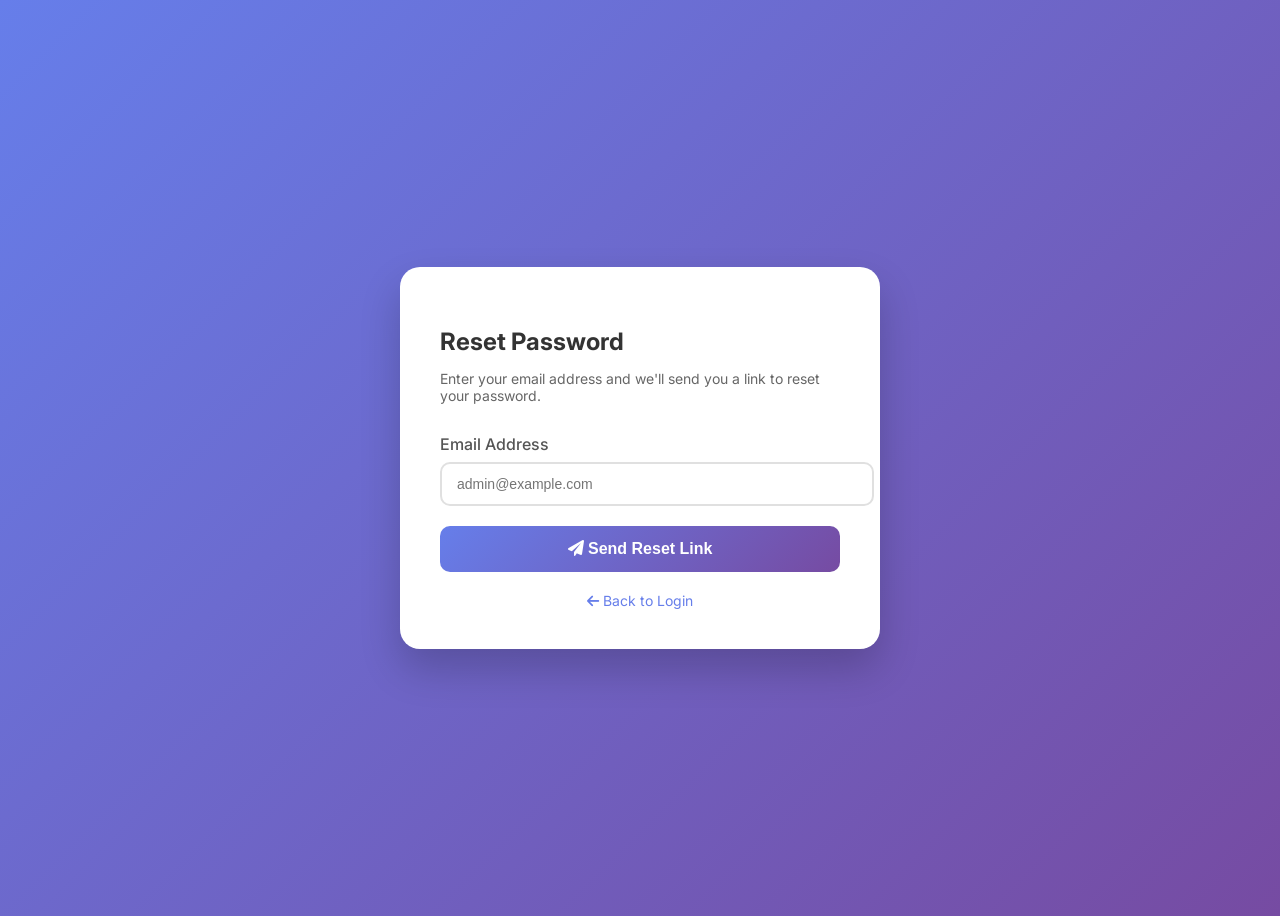
<file: reset-password.html>
<!DOCTYPE html>
<html lang="en">
<head>
  <meta charset="UTF-8">
  <meta name="viewport" content="width=device-width, initial-scale=1.0">
  <title>Reset Password - Admin</title>
  <link href="https://fonts.googleapis.com/css2?family=Inter:wght@400;500;600;700&display=swap" rel="stylesheet">
  <link rel="stylesheet" href="https://cdnjs.cloudflare.com/ajax/libs/font-awesome/6.0.0/css/all.min.css">
  <style>
    /* Similar styling to login page */
    body {
      font-family: 'Inter', sans-serif;
      background: linear-gradient(135deg, #667eea 0%, #764ba2 100%);
      min-height: 100vh;
      display: flex;
      align-items: center;
      justify-content: center;
    }

    .reset-container {
      background: white;
      border-radius: 20px;
      padding: 40px;
      width: 90%;
      max-width: 400px;
      box-shadow: 0 20px 40px rgba(0,0,0,0.2);
    }

    h2 {
      color: #333;
      margin-bottom: 10px;
    }

    p {
      color: #666;
      font-size: 14px;
      margin-bottom: 30px;
    }

    .form-group {
      margin-bottom: 20px;
    }

    .form-group label {
      display: block;
      margin-bottom: 8px;
      color: #555;
      font-weight: 500;
    }

    .form-control {
      width: 100%;
      padding: 12px 15px;
      border: 2px solid #e0e0e0;
      border-radius: 10px;
      font-size: 14px;
      transition: all 0.3s ease;
    }

    .form-control:focus {
      border-color: #667eea;
      outline: none;
    }

    .btn {
      width: 100%;
      padding: 14px;
      background: linear-gradient(135deg, #667eea, #764ba2);
      color: white;
      border: none;
      border-radius: 10px;
      font-size: 16px;
      font-weight: 600;
      cursor: pointer;
      transition: all 0.3s ease;
    }

    .btn:hover {
      transform: translateY(-2px);
      box-shadow: 0 10px 20px rgba(102, 126, 234, 0.3);
    }

    .back-link {
      display: block;
      text-align: center;
      margin-top: 20px;
      color: #667eea;
      text-decoration: none;
      font-size: 14px;
    }
  </style>
</head>
<body>
  <div class="reset-container">
    <h2>Reset Password</h2>
    <p>Enter your email address and we'll send you a link to reset your password.</p>

    <form onsubmit="event.preventDefault(); sendResetLink();">
      <div class="form-group">
        <label>Email Address</label>
        <input type="email" id="email" class="form-control" placeholder="admin@example.com" required>
      </div>

      <button type="submit" class="btn">
        <i class="fas fa-paper-plane"></i> Send Reset Link
      </button>
    </form>

    <a href="login-improved.html" class="back-link">
      <i class="fas fa-arrow-left"></i> Back to Login
    </a>
  </div>

  <script>
    function sendResetLink() {
      const email = document.getElementById('email').value;
      
      // In production, send password reset email via Firebase
      alert(`Password reset link sent to ${email}`);
      window.location.href = 'login-improved.html';
    }
  </script>
</body>
</html>
</file>
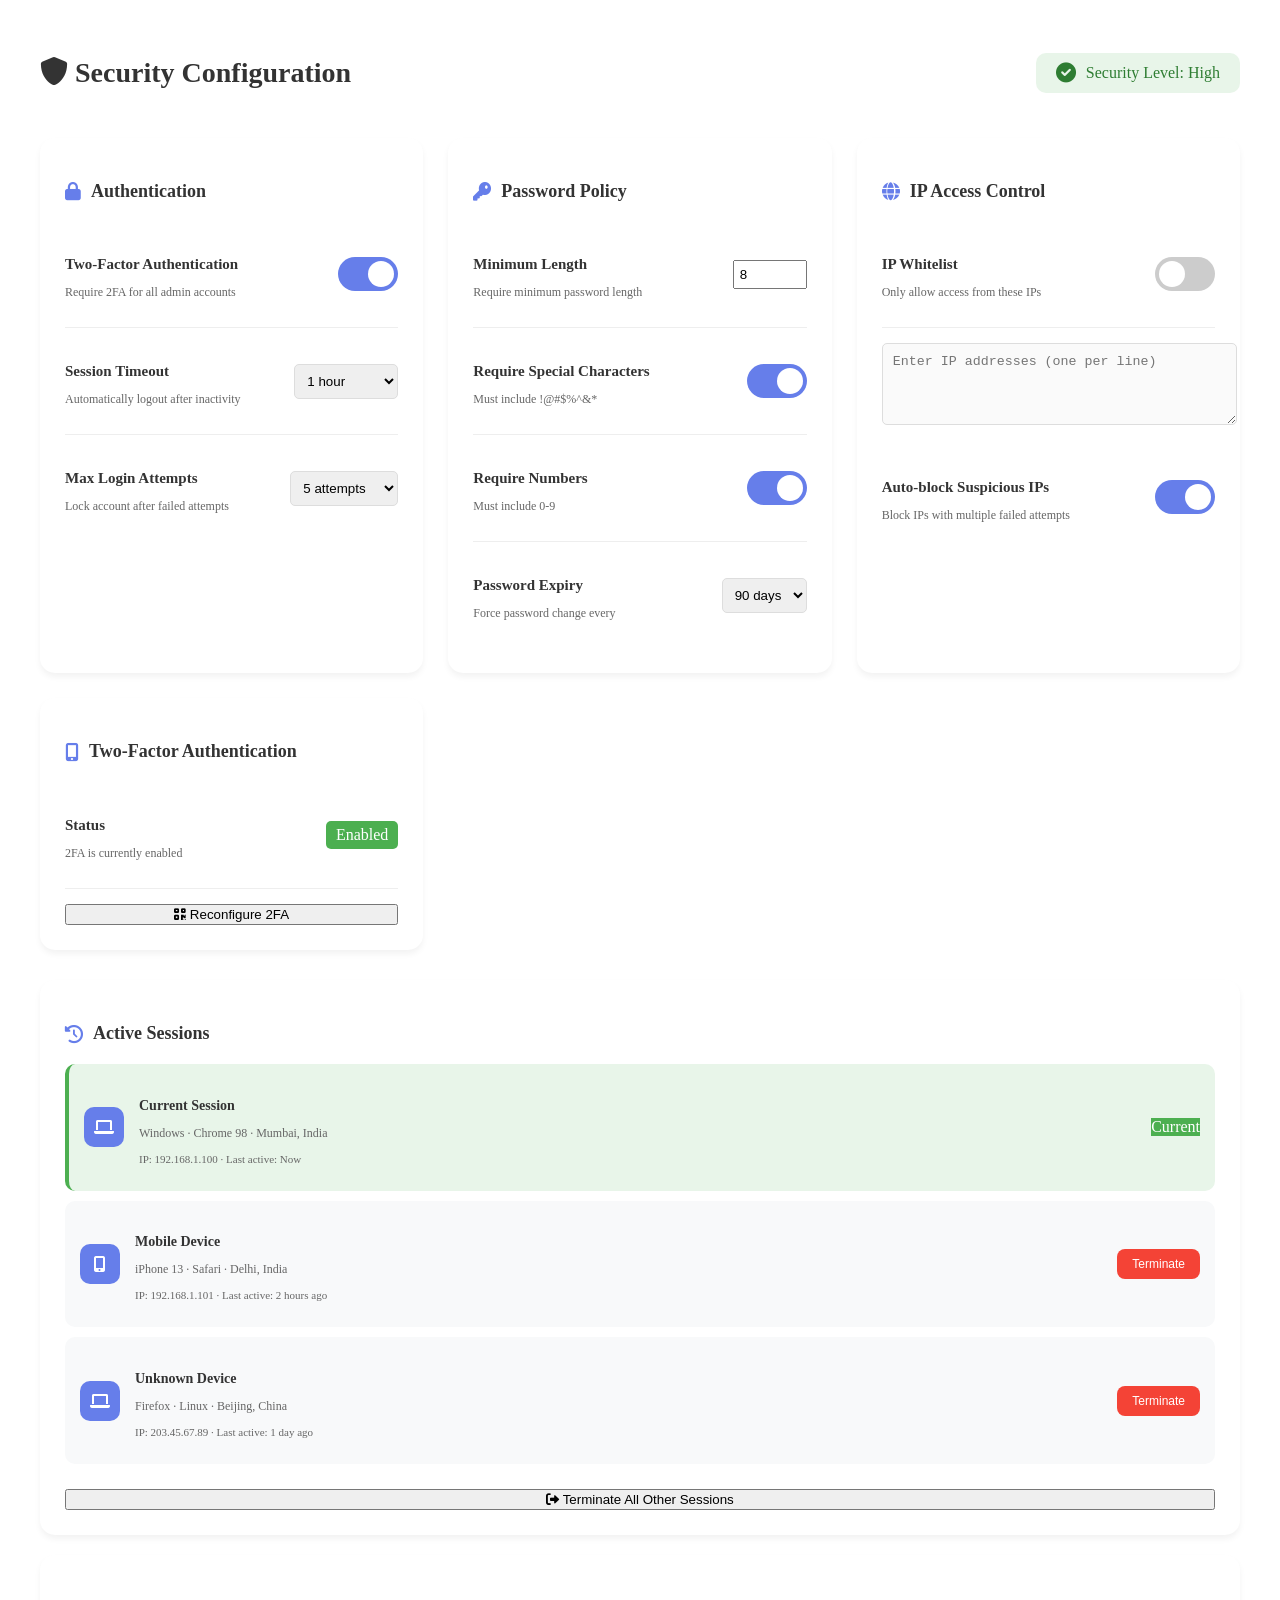
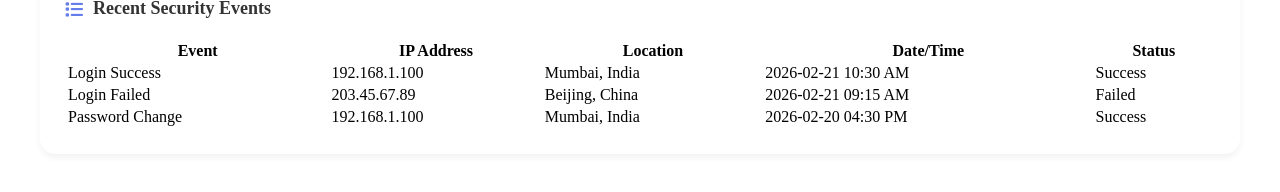
<file: security-config.html>
<!DOCTYPE html>
<html lang="en">
<head>
  <meta charset="UTF-8">
  <meta name="viewport" content="width=device-width, initial-scale=1.0">
  <title>Security Configuration - Admin</title>
  <link href="https://fonts.googleapis.com/css2?family=Inter:wght@400;500;600;700&display=swap" rel="stylesheet">
  <link rel="stylesheet" href="https://cdnjs.cloudflare.com/ajax/libs/font-awesome/6.0.0/css/all.min.css">
  <style>
    /* Include the admin-improved.css styles here */
    /* For brevity, I'm including only the security-specific styles */
    
    .security-container {
      max-width: 1200px;
      margin: 0 auto;
      padding: 30px;
    }

    .security-header {
      display: flex;
      align-items: center;
      justify-content: space-between;
      margin-bottom: 30px;
    }

    .security-header h1 {
      font-size: 28px;
      color: #333;
    }

    .security-status {
      display: flex;
      align-items: center;
      gap: 10px;
      padding: 10px 20px;
      background: #e8f5e9;
      color: #2e7d32;
      border-radius: 10px;
    }

    .security-status i {
      font-size: 20px;
    }

    .security-grid {
      display: grid;
      grid-template-columns: repeat(auto-fit, minmax(350px, 1fr));
      gap: 25px;
      margin-bottom: 30px;
    }

    .security-card {
      background: white;
      border-radius: 15px;
      padding: 25px;
      box-shadow: 0 4px 6px rgba(0,0,0,0.05);
    }

    .security-card h3 {
      display: flex;
      align-items: center;
      gap: 10px;
      color: #333;
      margin-bottom: 20px;
      font-size: 18px;
    }

    .security-card h3 i {
      color: #667eea;
    }

    .security-option {
      display: flex;
      align-items: center;
      justify-content: space-between;
      padding: 15px 0;
      border-bottom: 1px solid #eee;
    }

    .security-option:last-child {
      border-bottom: none;
    }

    .option-info h4 {
      color: #333;
      margin-bottom: 5px;
      font-size: 15px;
    }

    .option-info p {
      color: #666;
      font-size: 12px;
    }

    /* Toggle Switch */
    .switch {
      position: relative;
      display: inline-block;
      width: 60px;
      height: 34px;
    }

    .switch input {
      opacity: 0;
      width: 0;
      height: 0;
    }

    .slider {
      position: absolute;
      cursor: pointer;
      top: 0;
      left: 0;
      right: 0;
      bottom: 0;
      background-color: #ccc;
      transition: .4s;
      border-radius: 34px;
    }

    .slider:before {
      position: absolute;
      content: "";
      height: 26px;
      width: 26px;
      left: 4px;
      bottom: 4px;
      background-color: white;
      transition: .4s;
      border-radius: 50%;
    }

    input:checked + .slider {
      background-color: #667eea;
    }

    input:checked + .slider:before {
      transform: translateX(26px);
    }

    /* Password Strength Meter */
    .password-strength {
      margin-top: 10px;
    }

    .strength-bar {
      height: 5px;
      background: #e0e0e0;
      border-radius: 5px;
      overflow: hidden;
      margin-bottom: 5px;
    }

    .strength-fill {
      height: 100%;
      width: 0%;
      transition: all 0.3s ease;
    }

    .strength-fill.weak {
      width: 33.33%;
      background: #f44336;
    }

    .strength-fill.medium {
      width: 66.66%;
      background: #ff9800;
    }

    .strength-fill.strong {
      width: 100%;
      background: #4caf50;
    }

    /* Session List */
    .session-item {
      display: flex;
      align-items: center;
      justify-content: space-between;
      padding: 15px;
      background: #f8f9fa;
      border-radius: 10px;
      margin-bottom: 10px;
    }

    .session-info {
      display: flex;
      align-items: center;
      gap: 15px;
    }

    .session-device {
      width: 40px;
      height: 40px;
      background: #667eea;
      border-radius: 10px;
      display: flex;
      align-items: center;
      justify-content: center;
      color: white;
    }

    .session-details h4 {
      font-size: 14px;
      color: #333;
      margin-bottom: 5px;
    }

    .session-details p {
      font-size: 12px;
      color: #666;
    }

    .session-current {
      background: #e8f5e9;
      border-left: 4px solid #4caf50;
    }

    .terminate-btn {
      padding: 8px 15px;
      background: #f44336;
      color: white;
      border: none;
      border-radius: 8px;
      cursor: pointer;
      font-size: 12px;
      transition: all 0.3s ease;
    }

    .terminate-btn:hover {
      background: #d32f2f;
    }

    /* 2FA Setup */
    .qrcode-container {
      text-align: center;
      padding: 20px;
      background: #f8f9fa;
      border-radius: 10px;
      margin: 20px 0;
    }

    .backup-codes {
      display: grid;
      grid-template-columns: repeat(2, 1fr);
      gap: 10px;
      margin-top: 15px;
    }

    .backup-code {
      padding: 10px;
      background: #f8f9fa;
      border: 1px dashed #667eea;
      border-radius: 5px;
      text-align: center;
      font-family: monospace;
      font-size: 14px;
    }
  </style>
</head>
<body>
  <div class="security-container">
    <div class="security-header">
      <h1><i class="fas fa-shield-alt"></i> Security Configuration</h1>
      <div class="security-status">
        <i class="fas fa-check-circle"></i>
        <span>Security Level: High</span>
      </div>
    </div>

    <!-- Security Grid -->
    <div class="security-grid">
      <!-- Authentication Settings -->
      <div class="security-card">
        <h3><i class="fas fa-lock"></i> Authentication</h3>
        
        <div class="security-option">
          <div class="option-info">
            <h4>Two-Factor Authentication</h4>
            <p>Require 2FA for all admin accounts</p>
          </div>
          <label class="switch">
            <input type="checkbox" id="enable2FA" checked>
            <span class="slider"></span>
          </label>
        </div>

        <div class="security-option">
          <div class="option-info">
            <h4>Session Timeout</h4>
            <p>Automatically logout after inactivity</p>
          </div>
          <select id="sessionTimeout" style="padding: 8px; border-radius: 5px; border: 1px solid #ddd;">
            <option value="30">30 minutes</option>
            <option value="60">1 hour</option>
            <option value="120">2 hours</option>
            <option value="240">4 hours</option>
          </select>
        </div>

        <div class="security-option">
          <div class="option-info">
            <h4>Max Login Attempts</h4>
            <p>Lock account after failed attempts</p>
          </div>
          <select id="maxAttempts" style="padding: 8px; border-radius: 5px; border: 1px solid #ddd;">
            <option value="3">3 attempts</option>
            <option value="5" selected>5 attempts</option>
            <option value="10">10 attempts</option>
          </select>
        </div>
      </div>

      <!-- Password Policy -->
      <div class="security-card">
        <h3><i class="fas fa-key"></i> Password Policy</h3>
        
        <div class="security-option">
          <div class="option-info">
            <h4>Minimum Length</h4>
            <p>Require minimum password length</p>
          </div>
          <input type="number" id="minLength" value="8" min="6" max="20" style="width: 60px; padding: 5px;">
        </div>

        <div class="security-option">
          <div class="option-info">
            <h4>Require Special Characters</h4>
            <p>Must include !@#$%^&*</p>
          </div>
          <label class="switch">
            <input type="checkbox" id="requireSpecial" checked>
            <span class="slider"></span>
          </label>
        </div>

        <div class="security-option">
          <div class="option-info">
            <h4>Require Numbers</h4>
            <p>Must include 0-9</p>
          </div>
          <label class="switch">
            <input type="checkbox" id="requireNumbers" checked>
            <span class="slider"></span>
          </label>
        </div>

        <div class="security-option">
          <div class="option-info">
            <h4>Password Expiry</h4>
            <p>Force password change every</p>
          </div>
          <select id="passwordExpiry" style="padding: 8px; border-radius: 5px; border: 1px solid #ddd;">
            <option value="30">30 days</option>
            <option value="60">60 days</option>
            <option value="90" selected>90 days</option>
            <option value="never">Never</option>
          </select>
        </div>
      </div>

      <!-- IP & Access Control -->
      <div class="security-card">
        <h3><i class="fas fa-globe"></i> IP Access Control</h3>
        
        <div class="security-option">
          <div class="option-info">
            <h4>IP Whitelist</h4>
            <p>Only allow access from these IPs</p>
          </div>
          <label class="switch">
            <input type="checkbox" id="enableWhitelist">
            <span class="slider"></span>
          </label>
        </div>

        <div style="margin-top: 15px;">
          <textarea id="whitelistIPs" placeholder="Enter IP addresses (one per line)" rows="4" style="width: 100%; padding: 10px; border: 1px solid #ddd; border-radius: 5px;" disabled></textarea>
        </div>

        <div class="security-option" style="margin-top: 15px;">
          <div class="option-info">
            <h4>Auto-block Suspicious IPs</h4>
            <p>Block IPs with multiple failed attempts</p>
          </div>
          <label class="switch">
            <input type="checkbox" id="autoBlockIP" checked>
            <span class="slider"></span>
          </label>
        </div>
      </div>

      <!-- 2FA Setup -->
      <div class="security-card">
        <h3><i class="fas fa-mobile-alt"></i> Two-Factor Authentication</h3>
        
        <div id="2faStatus">
          <div class="security-option">
            <div class="option-info">
              <h4>Status</h4>
              <p>2FA is currently enabled</p>
            </div>
            <span class="badge" style="background: #4caf50; color: white; padding: 5px 10px; border-radius: 5px;">Enabled</span>
          </div>

          <button class="btn btn-primary" style="width: 100%; margin-top: 15px;" onclick="setup2FA()">
            <i class="fas fa-qrcode"></i> Reconfigure 2FA
          </button>
        </div>

        <div id="2faSetup" style="display: none;">
          <div class="qrcode-container">
            <div id="qrcode"></div>
            <p style="margin-top: 10px;">Scan this QR code with Google Authenticator</p>
          </div>

          <p style="margin: 15px 0;">Or enter this key manually:</p>
          <input type="text" id="secretKey" class="form-control" value="JBSWY3DPEHPK3PXP" readonly>

          <h4 style="margin: 20px 0 10px;">Backup Codes</h4>
          <div class="backup-codes">
            <div class="backup-code">12345-67890</div>
            <div class="backup-code">23456-78901</div>
            <div class="backup-code">34567-89012</div>
            <div class="backup-code">45678-90123</div>
            <div class="backup-code">56789-01234</div>
            <div class="backup-code">67890-12345</div>
          </div>

          <div style="margin-top: 20px;">
            <input type="text" class="form-control" placeholder="Enter verification code" style="margin-bottom: 10px;">
            <button class="btn btn-primary" style="width: 100%;">Verify & Enable</button>
          </div>
        </div>
      </div>
    </div>

    <!-- Active Sessions -->
    <div class="security-card" style="margin-top: 20px;">
      <h3><i class="fas fa-history"></i> Active Sessions</h3>
      
      <div id="activeSessions">
        <div class="session-item session-current">
          <div class="session-info">
            <div class="session-device">
              <i class="fas fa-laptop"></i>
            </div>
            <div class="session-details">
              <h4>Current Session</h4>
              <p>Windows · Chrome 98 · Mumbai, India</p>
              <p style="font-size: 11px;">IP: 192.168.1.100 · Last active: Now</p>
            </div>
          </div>
          <span class="badge" style="background: #4caf50; color: white;">Current</span>
        </div>

        <div class="session-item">
          <div class="session-info">
            <div class="session-device">
              <i class="fas fa-mobile-alt"></i>
            </div>
            <div class="session-details">
              <h4>Mobile Device</h4>
              <p>iPhone 13 · Safari · Delhi, India</p>
              <p style="font-size: 11px;">IP: 192.168.1.101 · Last active: 2 hours ago</p>
            </div>
          </div>
          <button class="terminate-btn">Terminate</button>
        </div>

        <div class="session-item">
          <div class="session-info">
            <div class="session-device">
              <i class="fas fa-laptop"></i>
            </div>
            <div class="session-details">
              <h4>Unknown Device</h4>
              <p>Firefox · Linux · Beijing, China</p>
              <p style="font-size: 11px;">IP: 203.45.67.89 · Last active: 1 day ago</p>
            </div>
          </div>
          <button class="terminate-btn">Terminate</button>
        </div>
      </div>

      <button class="btn btn-secondary" style="width: 100%; margin-top: 15px;" onclick="terminateAllSessions()">
        <i class="fas fa-sign-out-alt"></i> Terminate All Other Sessions
      </button>
    </div>

    <!-- Activity Log -->
    <div class="security-card" style="margin-top: 20px;">
      <h3><i class="fas fa-list"></i> Recent Security Events</h3>
      
      <table class="data-table" style="width: 100%;">
        <thead>
          <tr>
            <th>Event</th>
            <th>IP Address</th>
            <th>Location</th>
            <th>Date/Time</th>
            <th>Status</th>
          </tr>
        </thead>
        <tbody>
          <tr>
            <td>Login Success</td>
            <td>192.168.1.100</td>
            <td>Mumbai, India</td>
            <td>2026-02-21 10:30 AM</td>
            <td><span class="badge success">Success</span></td>
          </tr>
          <tr>
            <td>Login Failed</td>
            <td>203.45.67.89</td>
            <td>Beijing, China</td>
            <td>2026-02-21 09:15 AM</td>
            <td><span class="badge error">Failed</span></td>
          </tr>
          <tr>
            <td>Password Change</td>
            <td>192.168.1.100</td>
            <td>Mumbai, India</td>
            <td>2026-02-20 04:30 PM</td>
            <td><span class="badge success">Success</span></td>
          </tr>
        </tbody>
      </table>
    </div>
  </div>

  <script>
    // Load saved settings
    window.addEventListener('load', () => {
      loadSecuritySettings();
    });

    function loadSecuritySettings() {
      // Load from localStorage or Firebase
      const settings = JSON.parse(localStorage.getItem('adminSecurity')) || {};
      
      document.getElementById('enable2FA').checked = settings.enable2FA !== false;
      document.getElementById('sessionTimeout').value = settings.sessionTimeout || '60';
      document.getElementById('maxAttempts').value = settings.maxAttempts || '5';
      document.getElementById('minLength').value = settings.minLength || 8;
      document.getElementById('requireSpecial').checked = settings.requireSpecial !== false;
      document.getElementById('requireNumbers').checked = settings.requireNumbers !== false;
      document.getElementById('passwordExpiry').value = settings.passwordExpiry || '90';
      document.getElementById('enableWhitelist').checked = settings.enableWhitelist || false;
      document.getElementById('autoBlockIP').checked = settings.autoBlockIP !== false;
      
      if (settings.whitelistIPs) {
        document.getElementById('whitelistIPs').value = settings.whitelistIPs.join('\n');
      }
    }

    function saveSecuritySettings() {
      const settings = {
        enable2FA: document.getElementById('enable2FA').checked,
        sessionTimeout: document.getElementById('sessionTimeout').value,
        maxAttempts: document.getElementById('maxAttempts').value,
        minLength: document.getElementById('minLength').value,
        requireSpecial: document.getElementById('requireSpecial').checked,
        requireNumbers: document.getElementById('requireNumbers').checked,
        passwordExpiry: document.getElementById('passwordExpiry').value,
        enableWhitelist: document.getElementById('enableWhitelist').checked,
        autoBlockIP: document.getElementById('autoBlockIP').checked,
        whitelistIPs: document.getElementById('whitelistIPs').value.split('\n').filter(ip => ip.trim())
      };
      
      localStorage.setItem('adminSecurity', JSON.stringify(settings));
      alert('Security settings saved!');
    }

    function setup2FA() {
      document.getElementById('2faStatus').style.display = 'none';
      document.getElementById('2faSetup').style.display = 'block';
      
      // In production, generate real QR code
      // You would use a library like qrcode.js
    }

    function terminateAllSessions() {
      if (confirm('This will log out all other devices. Continue?')) {
        alert('All other sessions terminated');
      }
    }

    // Password strength checker
    document.getElementById('minLength').addEventListener('input', updatePasswordStrength);
    document.getElementById('requireSpecial').addEventListener('change', updatePasswordStrength);
    document.getElementById('requireNumbers').addEventListener('change', updatePasswordStrength);

    function updatePasswordStrength() {
      const minLength = parseInt(document.getElementById('minLength').value) || 8;
      const requireSpecial = document.getElementById('requireSpecial').checked;
      const requireNumbers = document.getElementById('requireNumbers').checked;
      
      let strength = 'weak';
      if (minLength >= 10 && requireSpecial && requireNumbers) {
        strength = 'strong';
      } else if (minLength >= 8 && (requireSpecial || requireNumbers)) {
        strength = 'medium';
      }
      
      const fill = document.querySelector('.strength-fill');
      if (fill) {
        fill.className = `strength-fill ${strength}`;
      }
    }

    // Auto-save on changes
    document.querySelectorAll('input, select').forEach(input => {
      input.addEventListener('change', saveSecuritySettings);
    });
  </script>
</body>
</html>
</file>
